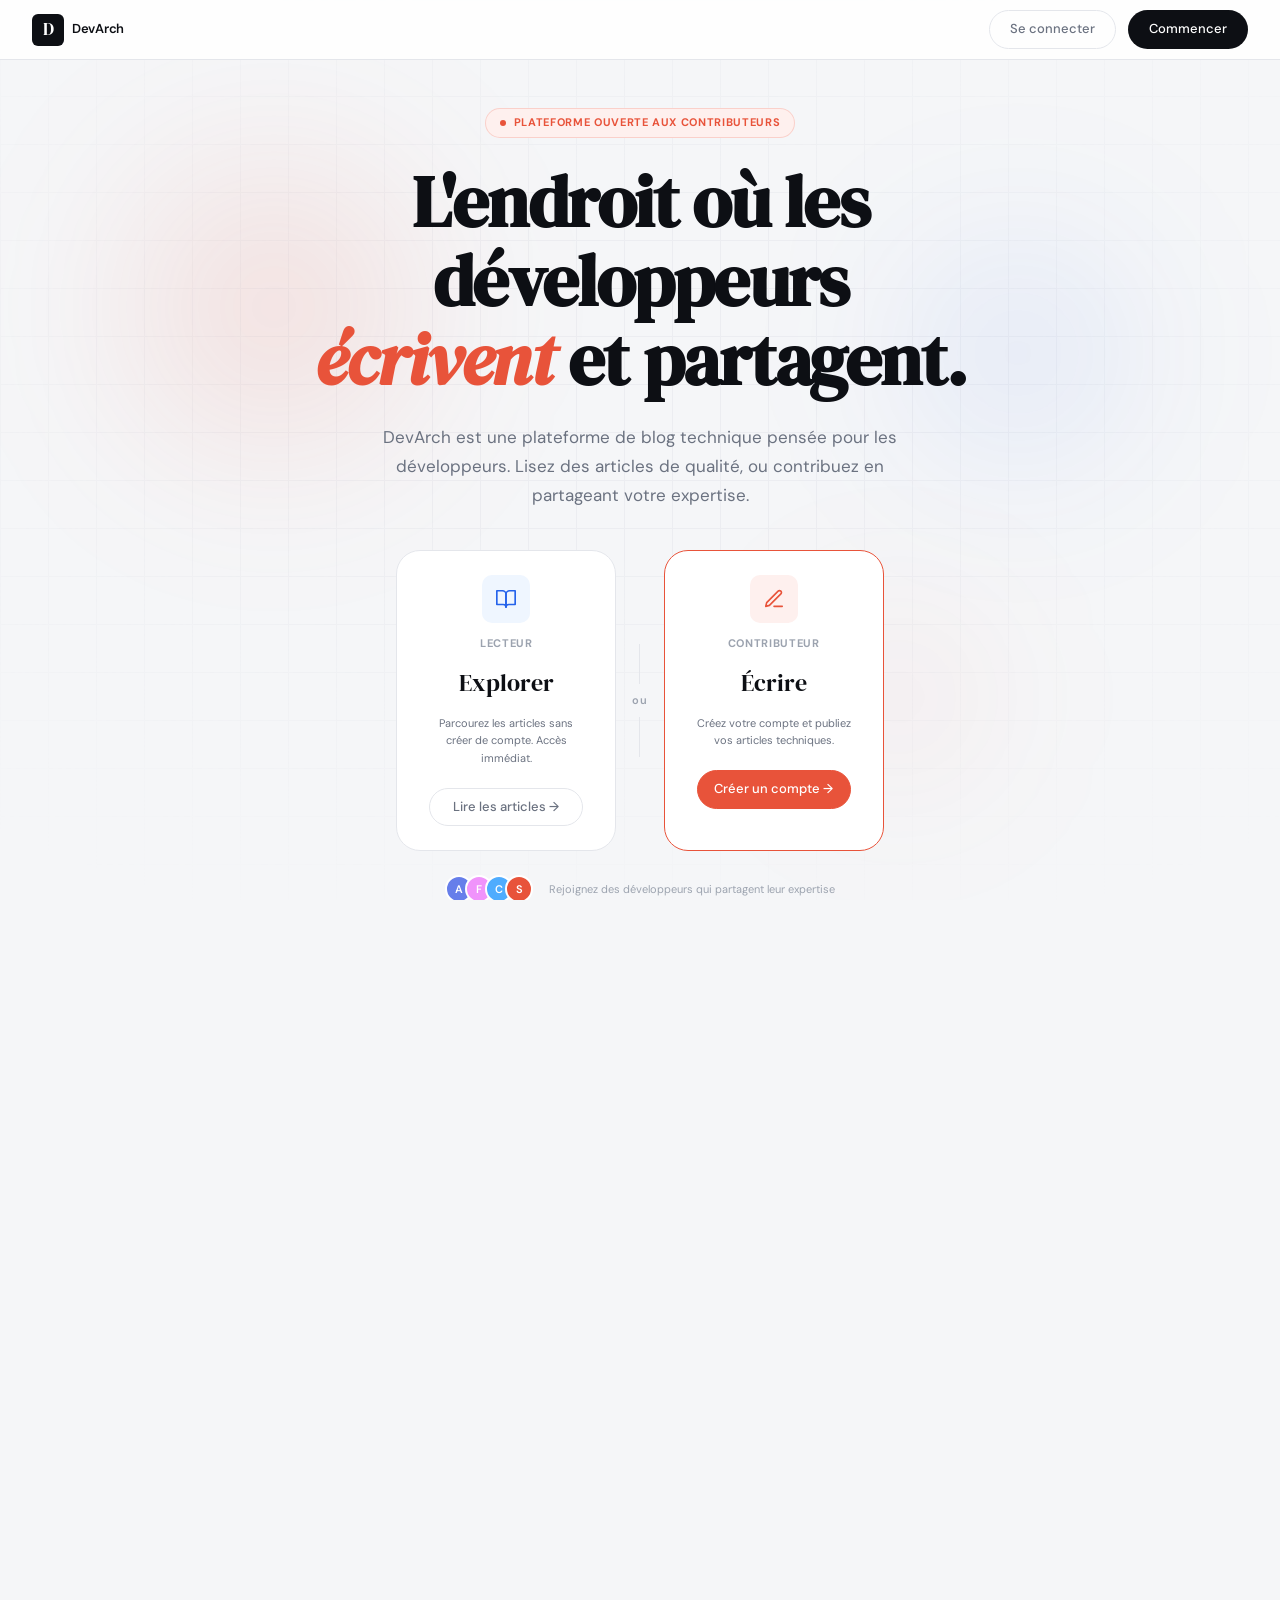
<file: front-end/index.html>
<!DOCTYPE html>
<html lang="fr">
<head>
  <meta charset="UTF-8" />
  <meta name="viewport" content="width=device-width, initial-scale=1.0" />
  <meta name="description" content="DevArch — La plateforme de blog pensée pour les développeurs. Écrivez, partagez et découvrez du contenu technique de qualité." />
  <title>DevArch — Where developers write and share</title>

  <!-- Styles -->
  <link rel="stylesheet" href="./styles/base.css" />
  <link rel="stylesheet" href="./styles/index.css" />
</head>
<body>

  <!--  NAVBAR  -->
  <nav class="lp-nav" id="navbar">
    <div class="lp-nav__logo">
      <div class="lp-nav__mark">D</div>
      <span class="lp-nav__name">DevArch</span>
    </div>
    <div class="lp-nav__actions">
      <a href="./pages/login/login.html" class="btn btn--ghost">Se connecter</a>
      <a href="./pages/signup/signup.html" class="btn btn--primary">Commencer</a>
    </div>
  </nav>

  <!--  HERO  -->
  <section class="hero">
    <!-- Fond décoratif -->
    <div class="hero__grid" aria-hidden="true"></div>
    <div class="hero__orb hero__orb--1" aria-hidden="true"></div>
    <div class="hero__orb hero__orb--2" aria-hidden="true"></div>
    <div class="hero__orb hero__orb--3" aria-hidden="true"></div>

    <div class="hero__content">

      <!-- Badge statut -->
      <div class="hero__badge">
        <span class="hero__badge-dot"></span>
        Plateforme ouverte aux contributeurs
      </div>

      <!-- Titre principal -->
      <h1 class="hero__title">
        L'endroit où les développeurs<br />
        <em>écrivent</em> et partagent.
      </h1>

      <!-- Sous-titre -->
      <p class="hero__sub">
        DevArch est une plateforme de blog technique pensée pour les développeurs.
        Lisez des articles de qualité, ou contribuez en partageant votre expertise.
      </p>

      <!-- Les deux CTA -->
      <div class="hero__cta">

        <!-- Lecteur -->
        <a href="./pages/home/home.html" class="cta-card cta-card--reader">
          <div class="cta-card__icon">
            <!-- Icône : livres / lecture -->
            <svg width="22" height="22" viewBox="0 0 24 24" fill="none"
                 stroke="currentColor" stroke-width="1.8" stroke-linecap="round" stroke-linejoin="round">
              <path d="M2 3h6a4 4 0 0 1 4 4v14a3 3 0 0 0-3-3H2z"/>
              <path d="M22 3h-6a4 4 0 0 0-4 4v14a3 3 0 0 1 3-3h7z"/>
            </svg>
          </div>
          <span class="cta-card__label">Lecteur</span>
          <span class="cta-card__title">Explorer</span>
          <p class="cta-card__desc">Parcourez les articles sans créer de compte. Accès immédiat.</p>
          <span class="btn btn--ghost cta-card__btn">Lire les articles →</span>
        </a>

        <!-- Séparateur -->
        <div class="cta-or" aria-hidden="true">ou</div>

        <!-- Auteur -->
        <a href="./pages/signup/signup.html" class="cta-card cta-card--author">
          <div class="cta-card__icon">
            <!-- Icône : plume / écriture -->
            <svg width="22" height="22" viewBox="0 0 24 24" fill="none"
                 stroke="currentColor" stroke-width="1.8" stroke-linecap="round" stroke-linejoin="round">
              <path d="M12 20h9"/>
              <path d="M16.5 3.5a2.121 2.121 0 0 1 3 3L7 19l-4 1 1-4L16.5 3.5z"/>
            </svg>
          </div>
          <span class="cta-card__label">Contributeur</span>
          <span class="cta-card__title">Écrire</span>
          <p class="cta-card__desc">Créez votre compte et publiez vos articles techniques.</p>
          <span class="btn btn--accent cta-card__btn">Créer un compte →</span>
        </a>

      </div>

      <!-- Social proof -->
      <div class="hero__proof">
        <div class="hero__proof-avatars">
          <div class="hero__proof-av hero__proof-av--1">A</div>
          <div class="hero__proof-av hero__proof-av--2">F</div>
          <div class="hero__proof-av hero__proof-av--3">C</div>
          <div class="hero__proof-av hero__proof-av--4">S</div>
        </div>
        <span>Rejoignez des développeurs qui partagent leur expertise</span>
      </div>

    </div>
  </section>

  <!--  FEATURES  -->
  <section class="features">
    <div class="features__header">
      <span class="section-label">Pourquoi DevArch</span>
      <h2 class="features__title">Conçu pour les développeurs,<br />par des développeurs.</h2>
    </div>

    <div class="features__grid">

      <div class="feat-item">
        <div class="feat-item__icon">
          <svg width="18" height="18" viewBox="0 0 24 24" fill="none"
               stroke="currentColor" stroke-width="2" stroke-linecap="round" stroke-linejoin="round">
            <polyline points="16 18 22 12 16 6"/>
            <polyline points="8 6 2 12 8 18"/>
          </svg>
        </div>
        <span class="feat-item__title">Éditeur orienté tech</span>
        <p class="feat-item__desc">Support natif du code, de la mise en forme riche et des blocs de citation. Écrivez sans friction.</p>
      </div>

      <div class="feat-item">
        <div class="feat-item__icon">
          <svg width="18" height="18" viewBox="0 0 24 24" fill="none"
               stroke="currentColor" stroke-width="2" stroke-linecap="round" stroke-linejoin="round">
            <circle cx="11" cy="11" r="8"/>
            <line x1="21" y1="21" x2="16.65" y2="16.65"/>
          </svg>
        </div>
        <span class="feat-item__title">Découverte par catégorie</span>
        <p class="feat-item__desc">Backend, DevOps, Architecture, Sécurité… Trouvez exactement ce que vous cherchez.</p>
      </div>

      <div class="feat-item">
        <div class="feat-item__icon">
          <svg width="18" height="18" viewBox="0 0 24 24" fill="none"
               stroke="currentColor" stroke-width="2" stroke-linecap="round" stroke-linejoin="round">
            <rect x="3" y="3" width="18" height="18" rx="2"/>
            <circle cx="8.5" cy="8.5" r="1.5"/>
            <polyline points="21 15 16 10 5 21"/>
          </svg>
        </div>
        <span class="feat-item__title">Hébergement de médias</span>
        <p class="feat-item__desc">Uploadez vos images directement dans l'éditeur. Pas de service tiers, tout est intégré.</p>
      </div>

      <div class="feat-item">
        <div class="feat-item__icon">
          <svg width="18" height="18" viewBox="0 0 24 24" fill="none"
               stroke="currentColor" stroke-width="2" stroke-linecap="round" stroke-linejoin="round">
            <path d="M12 22s8-4 8-10V5l-8-3-8 3v7c0 6 8 10 8 10z"/>
          </svg>
        </div>
        <span class="feat-item__title">Auth sécurisée</span>
        <p class="feat-item__desc">JWT, rôles auteur / admin, sessions persistantes. Votre compte est protégé.</p>
      </div>

      <div class="feat-item">
        <div class="feat-item__icon">
          <svg width="18" height="18" viewBox="0 0 24 24" fill="none"
               stroke="currentColor" stroke-width="2" stroke-linecap="round" stroke-linejoin="round">
            <polyline points="22 12 18 12 15 21 9 3 6 12 2 12"/>
          </svg>
        </div>
        <span class="feat-item__title">Stats de lecture</span>
        <p class="feat-item__desc">Vues, temps de lecture estimé, nombre de commentaires — en un coup d'œil.</p>
      </div>

      <div class="feat-item">
        <div class="feat-item__icon">
          <svg width="18" height="18" viewBox="0 0 24 24" fill="none"
               stroke="currentColor" stroke-width="2" stroke-linecap="round" stroke-linejoin="round">
            <circle cx="18" cy="5" r="3"/>
            <circle cx="6" cy="12" r="3"/>
            <circle cx="18" cy="19" r="3"/>
            <line x1="8.59" y1="13.51" x2="15.42" y2="17.49"/>
            <line x1="15.41" y1="6.51" x2="8.59" y2="10.49"/>
          </svg>
        </div>
        <span class="feat-item__title">Architecture headless</span>
        <p class="feat-item__desc">API REST modulaire, microservices indépendants. Extensible à volonté.</p>
      </div>

    </div>
  </section>

  <!--  FOOTER  -->
  <footer class="lp-footer">
    <span class="lp-footer__copy">© 2026 DevArch. Tous droits réservés.</span>
    <nav class="lp-footer__links">
      <a href="#" class="lp-footer__link">À propos</a>
      <a href="#" class="lp-footer__link">Confidentialité</a>
      <a href="#" class="lp-footer__link">Contact</a>
    </nav>
  </footer>

  <!--  JS -->
  <script type="module">
    import { isLoggedIn } from './scripts/auth/index.js';

    // Navbar : si déjà connecte alors remplacer les boutons par l'accès direct
    if (isLoggedIn()) {
      const actions = document.querySelector('.lp-nav__actions');
      if (actions) {
        actions.innerHTML = `
          <a href="/pages/home/home.html" class="btn btn--ghost">Accueil</a>
          <a href="/pages/editor/editor.html" class="btn btn--accent">
            <svg width="13" height="13" viewBox="0 0 24 24" fill="none" stroke="currentColor" stroke-width="2">
              <path d="M12 20h9"/><path d="M16.5 3.5a2.121 2.121 0 0 1 3 3L7 19l-4 1 1-4L16.5 3.5z"/>
            </svg>
            Écrire
          </a>
        `;
      }
    }

    // Navbar shadow au scroll
    const nav = document.getElementById('navbar');
    window.addEventListener('scroll', () => {
      nav.classList.toggle('scrolled', window.scrollY > 10);
    }, { passive: true });
  </script>

</body>
</html>
</file>
<file: front-end/styles/base.css>
/* style/base.css */

@import url('https://fonts.googleapis.com/css2?family=DM+Serif+Display:ital@0;1&family=DM+Sans:ital,opsz,wght@0,9..40,300;0,9..40,400;0,9..40,500;0,9..40,600;1,9..40,300&display=swap');

:root {

  /* colors */
  --color-bg: #F5F6F8;
  --color-surface: #FFFFFF;
  --color-surface-2: #F0F1F4;
  --color-border: #E4E6EB;

  --color-text-primary: #0D0F14;
  --color-text-secondary: #6B7280;
  --color-text-muted: #9CA3AF;
  --color-text-inverse: #FFFFFF;

  --color-accent: #E8533A;
  --color-accent-soft: #FEF0EE;

  --color-accent-2: #2563EB;
  --color-accent-2-soft: #EFF6FF;

  --color-success: #10B981;
  --color-warning: #F59E0B;
  --color-danger: #EF4444;

  /* shadows */
  --shadow-sm: 0 1px 3px rgba(0,0,0,.06);
  --shadow-md: 0 4px 16px rgba(0,0,0,.08);
  --shadow-lg: 0 12px 40px rgba(0,0,0,.12);
  --shadow-card: 0 2px 8px rgba(0,0,0,.06);

  /* radius */
  --radius-sm: 6px;
  --radius-md: 10px;
  --radius-lg: 16px;
  --radius-xl: 24px;
  --radius-pill: 100px;

  /* spacing */
  --space-1: 4px;
  --space-2: 8px;
  --space-3: 12px;
  --space-4: 16px;
  --space-5: 20px;
  --space-6: 24px;
  --space-8: 32px;
  --space-10: 40px;
  --space-12: 48px;
  --space-16: 64px;

  /* layout */
  --nav-height: 60px;
  --sidebar-width: 200px;

  /* typography */
  --font-display: 'DM Serif Display', Georgia, serif;
  --font-body: 'DM Sans', system-ui, sans-serif;

  /* font sizes */
  --text-xs: 11px;
  --text-sm: 13px;
  --text-base: 15px;
  --text-md: 17px;
  --text-lg: 20px;
  --text-xl: 24px;
  --text-2xl: 30px;
  --text-3xl: 38px;

  /* transitions */
  --transition-fast: 150ms ease;
  --transition-base: 250ms ease;
  --transition-slow: 400ms ease;
}

*,
*::before,
*::after {
  box-sizing: border-box;
  margin: 0;
  padding: 0;
}

html {
  font-size: 16px;
  -webkit-font-smoothing: antialiased;
  scroll-behavior: smooth;
}

body {
  font-family: var(--font-body);
  font-size: var(--text-base);
  color: var(--color-text-primary);
  background: var(--color-bg);
  line-height: 1.6;
  min-height: 100vh;
}

img {
  display: block;
  max-width: 100%;
  object-fit: cover;
}

a {
  color: inherit;
  text-decoration: none;
}

button {
  cursor: pointer;
  font-family: inherit;
  border: none;
  background: none;
}

input,
textarea,
select {
  font-family: inherit;
  font-size: inherit;
  outline: none;
  border: none;
  background: none;
}

ul,
ol {
  list-style: none;
}

.sr-only {
  position: absolute;
  width: 1px;
  height: 1px;
  padding: 0;
  margin: -1px;
  overflow: hidden;
  clip: rect(0,0,0,0);
  white-space: nowrap;
  border: 0;
}

.truncate {
  overflow: hidden;
  text-overflow: ellipsis;
  white-space: nowrap;
}

.badge {
  display: inline-flex;
  align-items: center;
  padding: 3px 10px;
  border-radius: var(--radius-pill);
  font-size: var(--text-xs);
  font-weight: 600;
  letter-spacing: .05em;
  text-transform: uppercase;
}

.badge--red {
  background: var(--color-accent-soft);
  color: var(--color-accent);
}

.badge--blue {
  background: var(--color-accent-2-soft);
  color: var(--color-accent-2);
}

.badge--green {
  background: #ECFDF5;
  color: var(--color-success);
}

.badge--gray {
  background: var(--color-surface-2);
  color: var(--color-text-secondary);
}

.divider {
  height: 1px;
  background: var(--color-border);
  border: none;
  margin: var(--space-6) 0;
}

/* Responsive helpers */

@media (max-width: 767px) {

  /* mobile styles */

}

@media (min-width: 768px) and (max-width: 1023px) {

  /* tablet styles */

}

@media (min-width: 1024px) {

  /* desktop styles */

}

@media (max-width: 1023px) {

  /* touch styles */

}
</file>
<file: front-end/styles/index.css>
/* Reset page */
html, body {
  height: 100%;
  overflow-x: hidden;
}

/* Navbar */
.lp-nav {
  position: fixed;
  top: 0; left: 0; right: 0;
  z-index: 100;
  height: var(--nav-height);
  display: flex;
  align-items: center;
  justify-content: space-between;
  padding: 0 var(--space-8);
  background: rgba(255,255,255,0.85);
  backdrop-filter: blur(12px);
  -webkit-backdrop-filter: blur(12px);
  border-bottom: 1px solid var(--color-border);
  transition: box-shadow var(--transition-base);
}

.lp-nav.scrolled {
  box-shadow: var(--shadow-md);
}

.lp-nav__logo {
  display: flex;
  align-items: center;
  gap: var(--space-2);
}

.lp-nav__mark {
  width: 32px;
  height: 32px;
  background: var(--color-text-primary);
  color: #fff;
  border-radius: var(--radius-sm);
  display: grid;
  place-items: center;
  font-family: var(--font-display);
  font-size: 17px;
  flex-shrink: 0;
}

.lp-nav__name {
  font-size: var(--text-sm);
  font-weight: 600;
  letter-spacing: -0.02em;
}

.lp-nav__actions {
  display: flex;
  align-items: center;
  gap: var(--space-3);
}

/* Boutons partagés */
.btn {
  display: inline-flex;
  align-items: center;
  gap: var(--space-2);
  border-radius: var(--radius-pill);
  font-size: var(--text-sm);
  font-weight: 500;
  font-family: var(--font-body);
  padding: 8px 20px;
  cursor: pointer;
  border: 1.5px solid transparent;
  transition: all var(--transition-fast);
  white-space: nowrap;
  text-decoration: none;
}

.btn--ghost {
  background: transparent;
  color: var(--color-text-secondary);
  border-color: var(--color-border);
}
.btn--ghost:hover {
  color: var(--color-text-primary);
  border-color: var(--color-text-primary);
}

.btn--primary {
  background: var(--color-text-primary);
  color: #fff;
}
.btn--primary:hover {
  background: #1a1e2a;
  transform: translateY(-1px);
  box-shadow: 0 4px 14px rgba(13,15,20,.25);
}

.btn--accent {
  background: var(--color-accent);
  color: #fff;
  border-color: var(--color-accent);
}
.btn--accent:hover {
  background: #d44730;
  transform: translateY(-1px);
  box-shadow: 0 4px 14px rgba(232,83,58,.35);
}

.btn--outline-accent {
  background: transparent;
  color: var(--color-accent);
  border-color: var(--color-accent);
}
.btn--outline-accent:hover {
  background: var(--color-accent-soft);
}

.btn--lg {
  padding: 13px 32px;
  font-size: var(--text-base);
  font-weight: 600;
}

/* HERO */
.hero {
  min-height: 100vh;
  display: flex;
  flex-direction: column;
  align-items: center;
  justify-content: center;
  text-align: center;
  padding: calc(var(--nav-height) + 48px) var(--space-8) 64px;
  position: relative;
  overflow: hidden;
}

/* Grille de fond decorative */
.hero__grid {
  position: absolute;
  inset: 0;
  background-image:
    linear-gradient(var(--color-border) 1px, transparent 1px),
    linear-gradient(90deg, var(--color-border) 1px, transparent 1px);
  background-size: 48px 48px;
  opacity: 0.5;
  mask-image: radial-gradient(ellipse 80% 60% at 50% 40%, black 30%, transparent 100%);
  -webkit-mask-image: radial-gradient(ellipse 80% 60% at 50% 40%, black 30%, transparent 100%);
}

/* Orbes de couleur */
.hero__orb {
  position: absolute;
  border-radius: 50%;
  filter: blur(80px);
  pointer-events: none;
  animation: orb-float 8s ease-in-out infinite alternate;
}

.hero__orb--1 {
  width: 420px; height: 420px;
  background: radial-gradient(circle, rgba(232,83,58,.18) 0%, transparent 70%);
  top: 10%; left: 5%;
  animation-delay: 0s;
}

.hero__orb--2 {
  width: 320px; height: 320px;
  background: radial-gradient(circle, rgba(37,99,235,.13) 0%, transparent 70%);
  top: 20%; right: 8%;
  animation-delay: -3s;
}

.hero__orb--3 {
  width: 250px; height: 250px;
  background: radial-gradient(circle, rgba(232,83,58,.1) 0%, transparent 70%);
  bottom: 15%; right: 20%;
  animation-delay: -6s;
}

@keyframes orb-float {
  from { transform: translate(0, 0) scale(1); }
  to   { transform: translate(20px, -30px) scale(1.06); }
}

.hero__content {
  position: relative;
  z-index: 1;
  max-width: 720px;
  display: flex;
  flex-direction: column;
  align-items: center;
  gap: var(--space-6);
  animation: hero-in 0.7s cubic-bezier(.22,1,.36,1) both;
}

@keyframes hero-in {
  from { opacity: 0; transform: translateY(24px); }
  to   { opacity: 1; transform: translateY(0); }
}

.hero__badge {
  display: inline-flex;
  align-items: center;
  gap: var(--space-2);
  background: var(--color-accent-soft);
  color: var(--color-accent);
  border: 1px solid rgba(232,83,58,.2);
  border-radius: var(--radius-pill);
  padding: 5px 14px;
  font-size: var(--text-xs);
  font-weight: 700;
  letter-spacing: .06em;
  text-transform: uppercase;
}

.hero__badge-dot {
  width: 6px; height: 6px;
  background: var(--color-accent);
  border-radius: 50%;
  animation: pulse 2s ease-in-out infinite;
}

@keyframes pulse {
  0%, 100% { opacity: 1; transform: scale(1); }
  50%       { opacity: .5; transform: scale(.75); }
}

.hero__title {
  font-family: var(--font-display);
  font-size: clamp(38px, 6vw, 72px);
  line-height: 1.1;
  letter-spacing: -0.02em;
  color: var(--color-text-primary);
}

.hero__title em {
  font-style: italic;
  color: var(--color-accent);
}

.hero__sub {
  font-size: var(--text-md);
  color: var(--color-text-secondary);
  line-height: 1.7;
  max-width: 540px;
}

/* CTA — Les deux choix */
.hero__cta {
  display: flex;
  align-items: stretch;
  gap: var(--space-4);
  margin-top: var(--space-4);
  flex-wrap: wrap;
  justify-content: center;
}

.cta-card {
  display: flex;
  flex-direction: column;
  align-items: center;
  gap: var(--space-3);
  background: var(--color-surface);
  border: 1.5px solid var(--color-border);
  border-radius: var(--radius-xl);
  padding: var(--space-6) var(--space-8);
  width: 220px;
  transition: all var(--transition-base);
  text-decoration: none;
  color: inherit;
  position: relative;
  overflow: hidden;
}

.cta-card::before {
  content: '';
  position: absolute;
  inset: 0;
  opacity: 0;
  transition: opacity var(--transition-base);
}

.cta-card--reader::before {
  background: linear-gradient(135deg, var(--color-accent-2-soft), transparent 60%);
}

.cta-card--author::before {
  background: linear-gradient(135deg, var(--color-accent-soft), transparent 60%);
}

.cta-card:hover {
  transform: translateY(-4px);
  box-shadow: var(--shadow-lg);
}

.cta-card:hover::before {
  opacity: 1;
}

.cta-card--author {
  border-color: var(--color-accent);
}

.cta-card--author:hover {
  box-shadow: 0 16px 48px rgba(232,83,58,.18);
}

.cta-card__icon {
  width: 48px; height: 48px;
  border-radius: var(--radius-md);
  display: grid;
  place-items: center;
  position: relative;
  z-index: 1;
}

.cta-card--reader .cta-card__icon {
  background: var(--color-accent-2-soft);
  color: var(--color-accent-2);
}

.cta-card--author .cta-card__icon {
  background: var(--color-accent-soft);
  color: var(--color-accent);
}

.cta-card__label {
  font-size: var(--text-xs);
  font-weight: 700;
  letter-spacing: .06em;
  text-transform: uppercase;
  color: var(--color-text-muted);
  position: relative;
  z-index: 1;
}

.cta-card__title {
  font-family: var(--font-display);
  font-size: var(--text-xl);
  text-align: center;
  position: relative;
  z-index: 1;
}

.cta-card__desc {
  font-size: var(--text-xs);
  color: var(--color-text-secondary);
  text-align: center;
  line-height: 1.6;
  position: relative;
  z-index: 1;
}

.cta-card__btn {
  margin-top: var(--space-2);
  position: relative;
  z-index: 1;
  width: 100%;
  justify-content: center;
}

/* Séparateur "ou" */
.cta-or {
  display: flex;
  flex-direction: column;
  align-items: center;
  justify-content: center;
  gap: var(--space-2);
  color: var(--color-text-muted);
  font-size: var(--text-xs);
  font-weight: 600;
  letter-spacing: .05em;
}

.cta-or::before,
.cta-or::after {
  content: '';
  width: 1px;
  height: 40px;
  background: var(--color-border);
}

/* Social proof */
.hero__proof {
  display: flex;
  align-items: center;
  gap: var(--space-4);
  color: var(--color-text-muted);
  font-size: var(--text-xs);
  position: relative;
  z-index: 1;
}

.hero__proof-avatars {
  display: flex;
}

.hero__proof-av {
  width: 28px; height: 28px;
  border-radius: 50%;
  border: 2px solid var(--color-surface);
  display: grid;
  place-items: center;
  font-size: 11px;
  font-weight: 600;
  color: #fff;
  margin-left: -8px;
}

.hero__proof-av:first-child { margin-left: 0; }
.hero__proof-av--1 { background: #667eea; }
.hero__proof-av--2 { background: #f093fb; }
.hero__proof-av--3 { background: #4facfe; }
.hero__proof-av--4 { background: var(--color-accent); }

/* Section features */
.features {
  padding: 80px var(--space-8);
  max-width: 960px;
  margin: 0 auto;
  display: flex;
  flex-direction: column;
  gap: 48px;
}

.features__header {
  text-align: center;
  display: flex;
  flex-direction: column;
  gap: var(--space-3);
}

.section-label {
  font-size: var(--text-xs);
  font-weight: 700;
  letter-spacing: .1em;
  text-transform: uppercase;
  color: var(--color-accent);
}

.features__title {
  font-family: var(--font-display);
  font-size: clamp(26px, 4vw, 40px);
  line-height: 1.2;
  color: var(--color-text-primary);
}

.features__grid {
  display: grid;
  grid-template-columns: repeat(3, 1fr);
  gap: var(--space-4);
}

.feat-item {
  background: var(--color-surface);
  border: 1px solid var(--color-border);
  border-radius: var(--radius-xl);
  padding: var(--space-6);
  display: flex;
  flex-direction: column;
  gap: var(--space-3);
  transition: all var(--transition-base);
}

.feat-item:hover {
  transform: translateY(-3px);
  box-shadow: var(--shadow-md);
  border-color: rgba(232,83,58,.2);
}

.feat-item__icon {
  width: 40px; height: 40px;
  border-radius: var(--radius-md);
  background: var(--color-accent-soft);
  color: var(--color-accent);
  display: grid;
  place-items: center;
}

.feat-item__title {
  font-weight: 600;
  font-size: var(--text-sm);
  color: var(--color-text-primary);
}

.feat-item__desc {
  font-size: var(--text-xs);
  color: var(--color-text-secondary);
  line-height: 1.7;
}

/* Footer ────*/
.lp-footer {
  border-top: 1px solid var(--color-border);
  padding: var(--space-8);
  display: flex;
  align-items: center;
  justify-content: space-between;
}

.lp-footer__copy {
  font-size: var(--text-xs);
  color: var(--color-text-muted);
}

.lp-footer__links {
  display: flex;
  gap: var(--space-6);
}

.lp-footer__link {
  font-size: var(--text-xs);
  color: var(--color-text-muted);
  transition: color var(--transition-fast);
}

.lp-footer__link:hover {
  color: var(--color-text-primary);
}

/* Responsive */
@media (max-width: 680px) {
  .lp-nav { padding: 0 var(--space-5); }
  .hero { padding-top: calc(var(--nav-height) + 32px); }

  .hero__cta {
    flex-direction: column;
    align-items: center;
  }

  .cta-or { flex-direction: row; }
  .cta-or::before, .cta-or::after {
    width: 40px; height: 1px;
  }

  .cta-card { width: 100%; max-width: 300px; }

  .features__grid {
    grid-template-columns: 1fr;
  }

  .lp-footer {
    flex-direction: column;
    gap: var(--space-4);
    text-align: center;
  }
}
</file>
